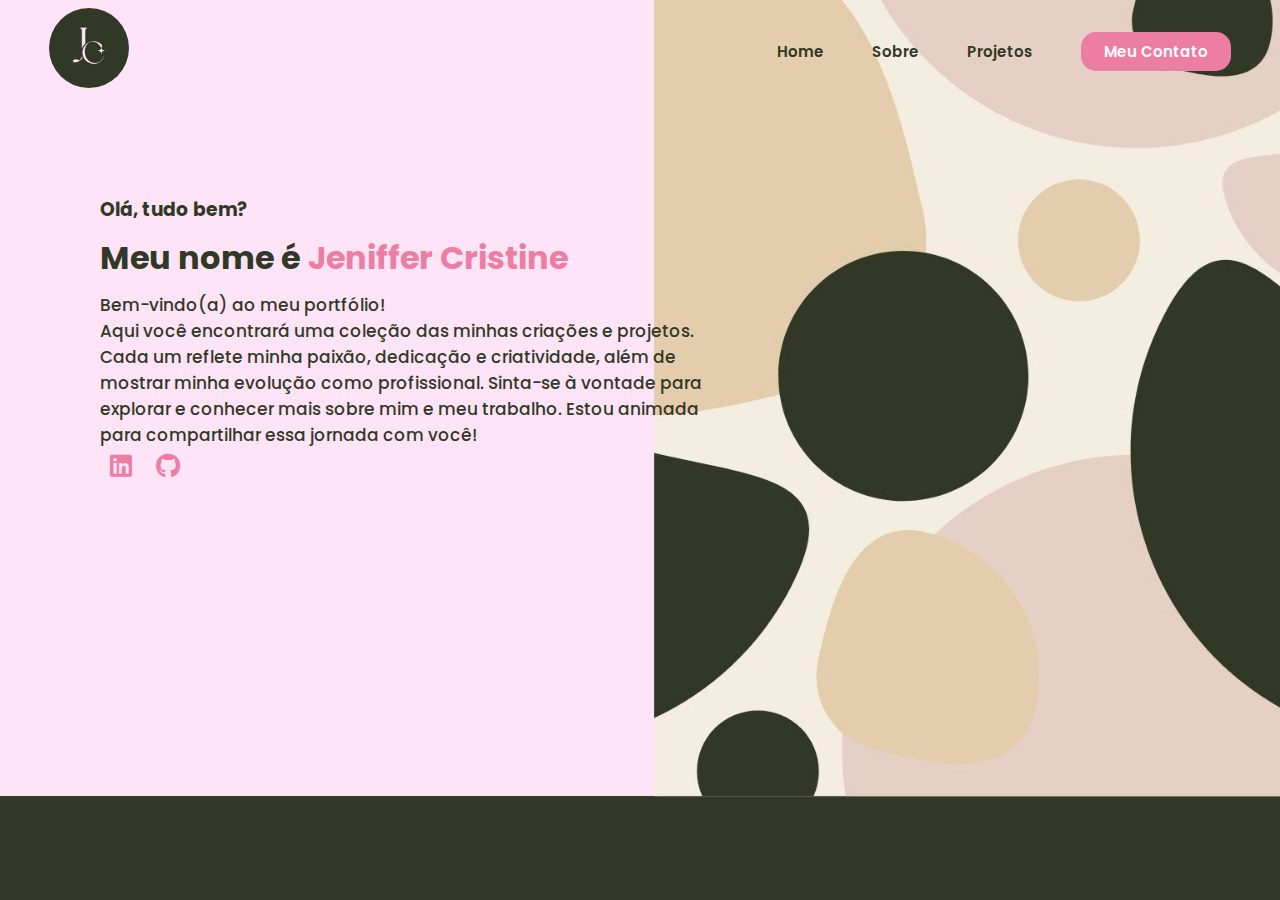
<file: index.html>
<!DOCTYPE html>
<html lang="pt - br">
<head>
    <meta charset="UTF-8">
    <meta name="viewport" content="width=device-width, initial-scale=1.0">
    <title>Portifólio</title>
    <link rel="stylesheet" href="./style.css">
    <link rel="stylesheet" href="https://cdnjs.cloudflare.com/ajax/libs/font-awesome/6.1.0/css/all.min.css">
</head>
<body>

    <div class="background">

        <header>
            <div class="logo">
                <img src="./logotipo/2.png" alt="logo" width="85px">
            </div><!--logo-->

            <div class="cabeçalho">
                <li>
                    <a href="#">Home</a>
                </li>

                <li>
                    <a href="./sobre.html">Sobre</a>
                </li>

                <li>
                    <a href="./projeto.html">Projetos</a>
                </li>

                <a href="./contato.html"><button>Meu Contato</button></a>
            </div><!--cabeçalho-->
        </header>
        <div class="container-text">
            <div class="text">
            <h3>Olá, tudo bem?</h3>

            <h1>Meu nome é <span>Jeniffer Cristine</span></h1>

            <p>Bem-vindo(a) ao meu portfólio! <br>
            Aqui você encontrará uma coleção das minhas criações e projetos. <br>
            Cada um reflete minha paixão, dedicação e criatividade, além de <br> 
            mostrar minha evolução como profissional. Sinta-se à vontade para <br>
            explorar e conhecer mais sobre mim e meu trabalho. Estou animada <br>
            para compartilhar essa jornada com você!</p>
            
            <div class="redes">
                <a href="https://www.linkedin.com/in/jeniffer-cristine-b52ba32b2/" target="_blank"><i class="fa-brands fa-linkedin"></i></a>
                <a href="https://github.com/jenixcri" target="_blank"><i class="fa-brands fa-github"></i></a>
                </div><!--redes-->
            </div><!--text-->
        </div><!--container-text-->
    </div><!--background-->
    
</body>
</html>
</file>
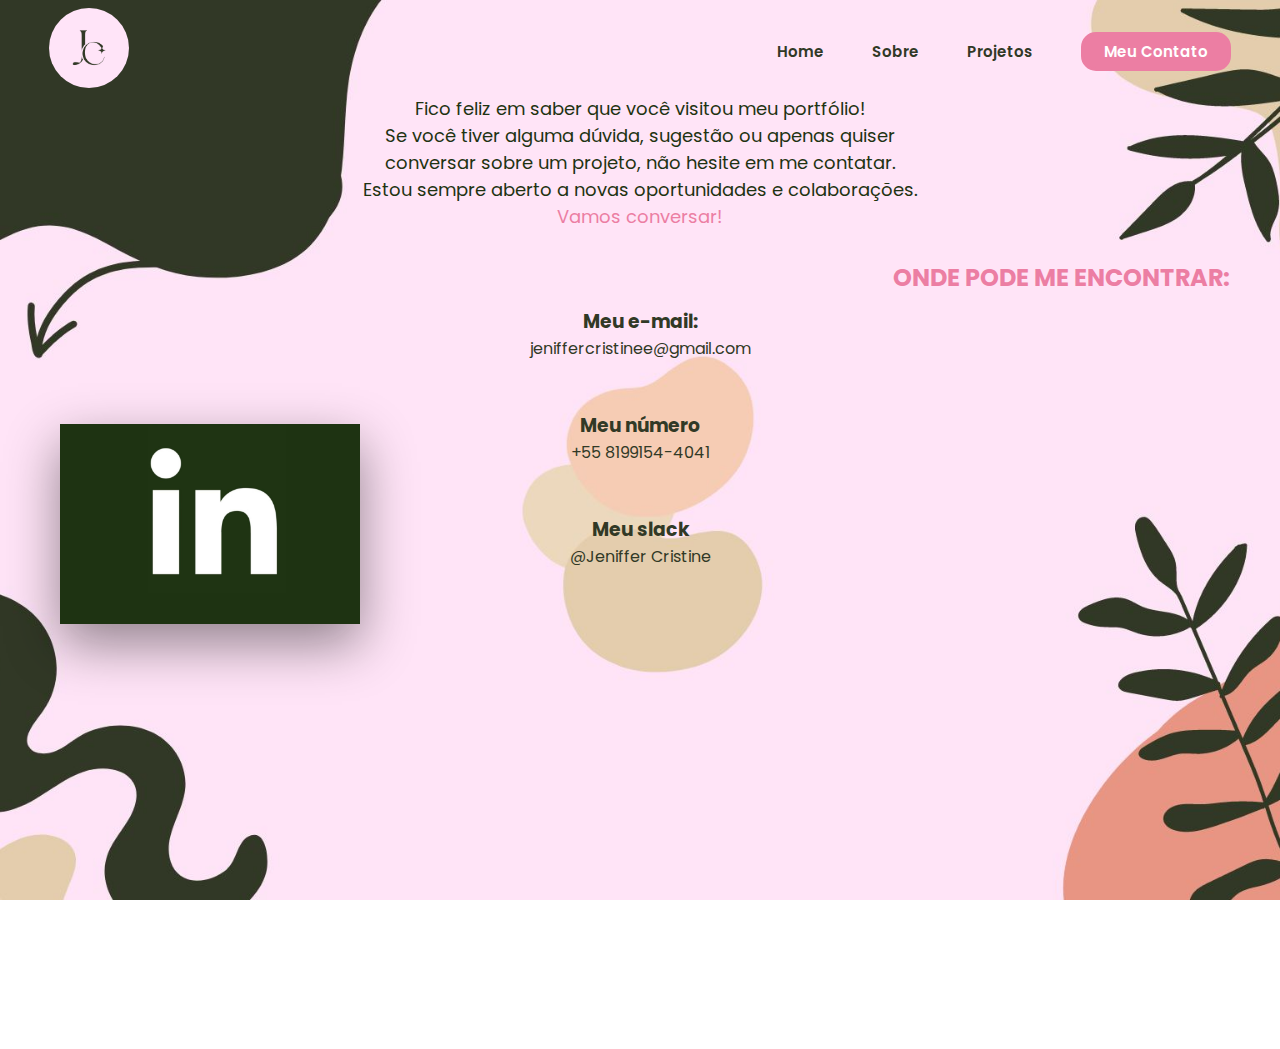
<file: contato.html>
<!DOCTYPE html>
<html lang="pt-br">

<head>
    <meta charset="UTF-8">
    <meta name="viewport" content="width=device-width, initial-scale=1.0">
    <link rel="stylesheet" href="./stylesContato.css">
    <link rel="stylesheet" href="https://cdnjs.cloudflare.com/ajax/libs/font-awesome/6.1.0/css/all.min.css">
    <title>Sobre</title>
</head>

<body>

    <div class="background">
        <header>
            <div class="logo">
                <img src="./logotipo/1.png" alt="logo" width="85px">
            </div><!--logo-->

            <div class="cabeçalho">
                <li>
                    <a href="./index.html">Home</a>
                </li>

                <li>
                    <a href="./sobre.html">Sobre</a>
                </li>

                <li>
                    <a href="./projeto.html">Projetos</a>
                </li>

                <button>Meu Contato</button>
            </div><!--cabeçalho-->
        </header>
        <div class="text1">
            <p>
                Fico feliz em saber que você visitou meu portfólio! <br>
                Se você tiver alguma dúvida, sugestão ou apenas quiser <br>
                conversar sobre um projeto, não hesite em me contatar. <br>
                Estou sempre aberto a novas oportunidades e colaborações.</p>
                <span>Vamos conversar!</span>
        </div><!--text1-->
        <div class="titulo1"> <h2>ONDE PODE ME ENCONTRAR:</h2>
        </div><!--text1-->
        <div class="map">
            <iframe src="https://www.google.com/maps/embed?pb=!1m18!1m12!1m3!1d698.3464450286444!2d-34.871930197647366!3d-8.056104826161377!2m3!1f0!2f0!3f0!3m2!1i1024!2i768!4f13.1!3m3!1m2!1s0x7ab1954547abcad%3A0x49d812289fb1e413!2sCESAR%20School%20-%20Pr%C3%A9dio%20Apolo!5e0!3m2!1spt-BR!2sbr!4v1727739968614!5m2!1spt-BR!2sbr" width="300" height="225" style="border:0;" allowfullscreen="" loading="lazy" referrerpolicy="no-referrer-when-downgrade"></iframe>
        </div><!--map-->
        <div class="text2">
            <h3>Meu e-mail:</h3>
            <p>jeniffercristinee@gmail.com</p>
            <br>
            <br>
            <h3>Meu número</h3>
            <p>+55 8199154-4041</p>
            <br>
            <br>
            <h3>Meu slack</h3>
            <p>@Jeniffer Cristine</p>
        </div>
        <div class="container">
            <div class="card">
                <div class="frente cima">
                    <div class="content">
                        <div class="icon">
                            <img src="./logotipo/linkedin verde.jpg" alt="">
                        </div><!--icon-->
                    </div><!--content-->
                </div><!--frente cima-->
                <div class="frente baixo">
                    <div class="content">
                        <h3>
                            <a href="https://www.linkedin.com/in/jeniffer-cristine-b52ba32b2/" target="_blank">Clique aqui para acessar</a>
                        </h3>
                        <p>
                        🎓 Sou estudante de Análise e Desenvolvimento de Sistemas com interesse em BackEnd. Busco aprender e crescer profissionalmente, conectando-me com pessoas da área. Vamos nos conectar! 🚀
                        </p>
                    </div><!--content-->
                </div><!--frente baixo-->
            </div><!--card-->
        </div><!--container-->
        
    </div><!--background-->


</body>

</html>
</file>
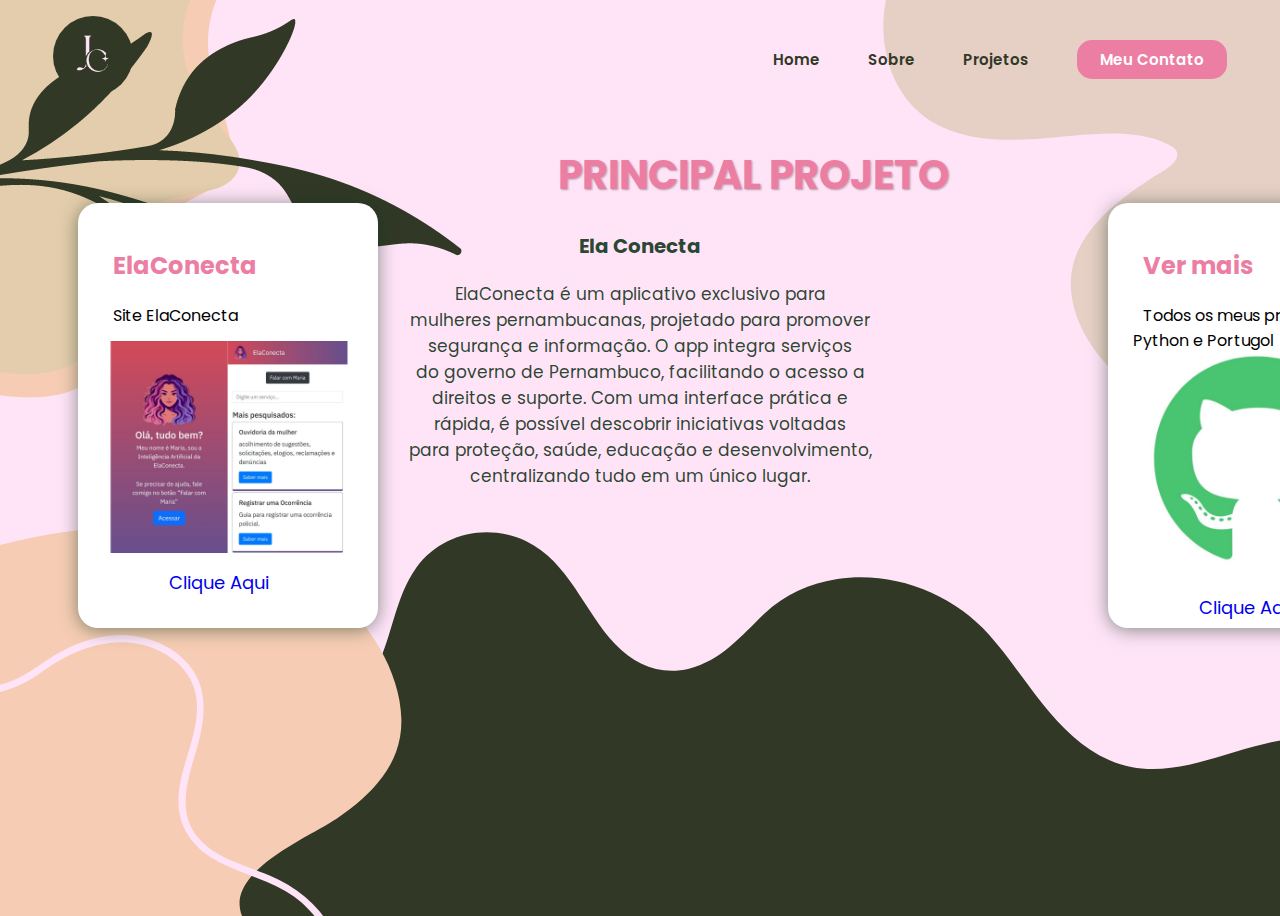
<file: projeto.html>
<!DOCTYPE html>
<html lang="pt-br">
<head>
    <meta charset="UTF-8">
    <meta name="viewport" content="width=device-width, initial-scale=1.0">
    <link rel="stylesheet" href="./stylesProjeto.css">
    <title>Sobre</title>
</head>
<body>

    <div class="background">
        <header>
            <div class="logo">
                <img src="./logotipo/2.png" alt="logo" width="85px">
            </div><!--logo-->

            <div class="cabeçalho">
                <li>
                    <a href="./index.html">Home</a>
                </li>

                <li>
                    <a href="./sobre.html">Sobre</a>
                </li>

                <li>
                    <a href="#">Projetos</a>
                </li>

                <a href="./contato.html"><button>Meu Contato</button></a>
            </div><!--cabeçalho-->
        </header>

        <div class="content">
            <div class="card" style="margin-left: 70px ;">
                <div class="topcard">
                    <h2 class="title">ElaConecta</h2>
                    <span class="secondtext">Site ElaConecta</span>
                </div><!--topcard-->
                <div class="mediacard">
                        <div class="action">
                            <button class="actioncard"> <a href=" https://elaconecta.netlify.app/" target="_blank"> Clique Aqui</button></a>
                        </div><!--action-->
                </div><!--mediacard-->
            </div><!--card-->
            <div class="card">
                <div class="topcard">
                    <h2 class="title">Ver mais</h2>
                    <span class="secondtext">Todos os meus projetos: HTML, Python e Portugol</span>
                </div><!--topcard-->
                <div class="mediacard1">
                        <div class="action">
                            <button class="actioncard"><a href="https://github.com/jenixcri" target="_blank"> Clique Aqui</button></a>
                        </div><!--action-->
                </div><!--mediacard-->
            </div><!--card-->
        </div><!--content-->
        <div class="titulo">
            <h1>PRINCIPAL PROJETO</h1>
        </div>
        <div class="project">
            <li><h3>Ela Conecta</h3> ElaConecta é um aplicativo exclusivo para <br>
                mulheres pernambucanas, projetado para promover <br>
                segurança e informação. O app integra serviços <br>
                do governo de Pernambuco, facilitando o acesso a  <br>
                direitos e suporte. Com uma interface prática e  <br>
                rápida, é possível descobrir iniciativas voltadas <br>
                para proteção, saúde, educação e desenvolvimento, <br>
                centralizando tudo em um único lugar.</li>
        </div>
    </div><!--background-->
    
</body>
</html>
</file>
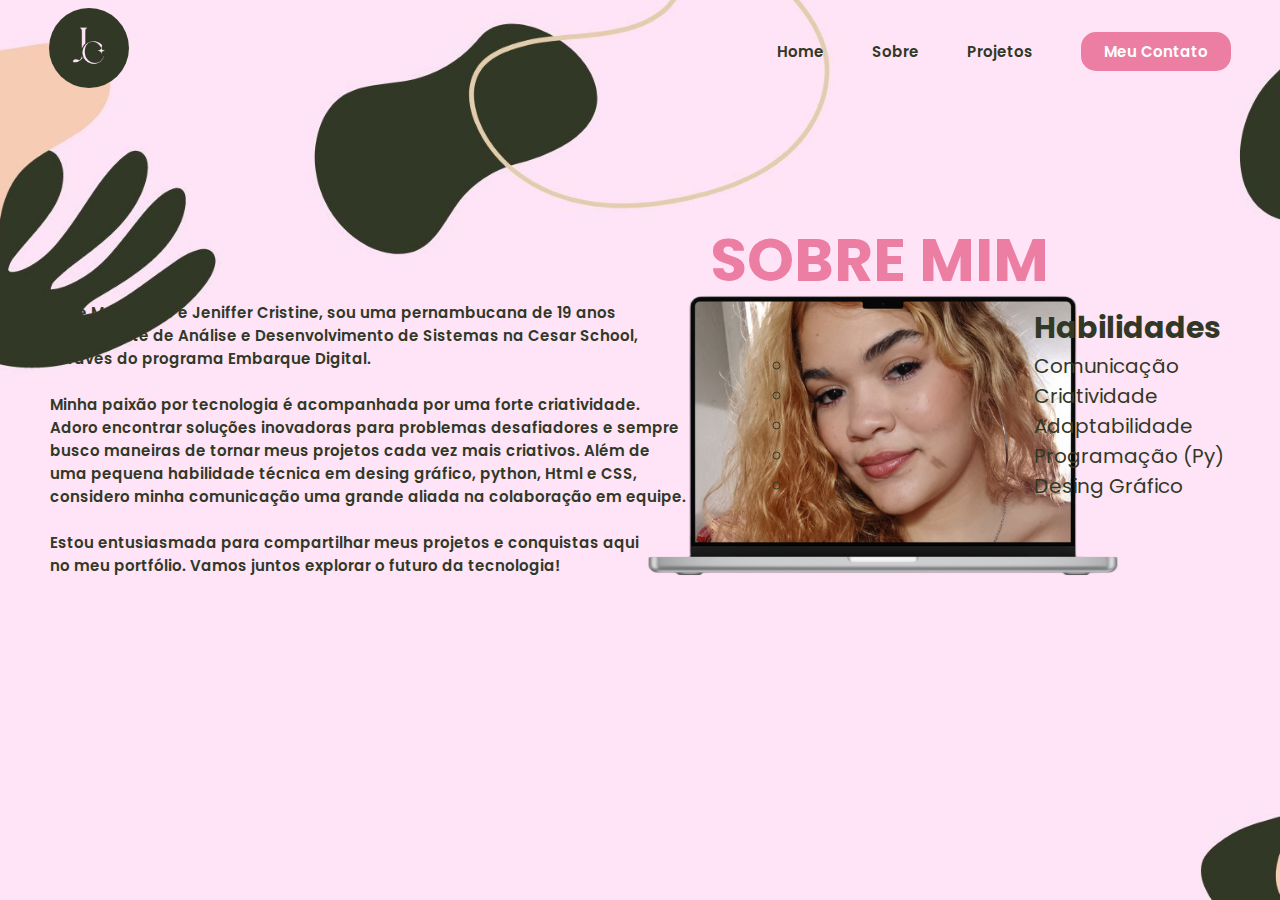
<file: sobre.html>
<!DOCTYPE html>
<html lang="pt-br">
<head>
    <meta charset="UTF-8">
    <meta name="viewport" content="width=device-width, initial-scale=1.0">
    <link rel="stylesheet" href="./styleSobre.css">
    <title>Sobre</title>
</head>
<body>

    <div class="background">
        <header>
            <div class="logo">
                <img src="./logotipo/2.png" alt="logo" width="85px">
            </div><!--logo-->

            <div class="cabeçalho">
                <li>
                    <a href="./index.html">Home</a>
                </li>

                <li>
                    <a href="#">Sobre</a>
                </li>

                <li>
                    <a href="./projeto.html">Projetos</a>
                </li>

                <a href="./contato.html"><button>Meu Contato</button></a>
                
            </div><!--cabeçalho-->
        </header>

        <div class="container-img">
            <img src="./logotipo/minha foto.png" alt="">
        </div><!--container-img-->

        <div class="container-text">
            <div class="text">
                <h1>SOBRE MIM</h1>
            </div><!--text-->
        </div><!--container text-->
        <div class="text-sobre">

                <h2>Habilidades</h2>
                <li>Comunicação</li>
                <li>Criatividade</li>
                <li>Adaptabilidade</li>
                <li>Programação (Py)</li>
                <li>Desing Gráfico</li>

                <p>
                Oiee Meu nome é Jeniffer Cristine, sou uma pernambucana de 19 anos <br>
                e estudante de Análise e Desenvolvimento de Sistemas na Cesar School, <br>
                através do programa Embarque Digital. <br>

                <br>Minha paixão por tecnologia é acompanhada por uma forte criatividade. <br>
                Adoro encontrar soluções inovadoras para problemas desafiadores e sempre <br>
                busco maneiras de tornar meus projetos cada vez mais criativos. Além de <br>
                uma pequena habilidade técnica em desing gráfico, python, Html e CSS, <br>
                considero minha comunicação uma grande aliada na colaboração em equipe. <br>

                <br>Estou entusiasmada para compartilhar meus projetos e conquistas aqui <br>
                no meu portfólio. Vamos juntos explorar o futuro da tecnologia!
            </p>
            </div>
        </div>
    </div><!--background-->
    
</body>
</html>
</file>
<file: style.css>
@import url('https://fonts.googleapis.com/css2?family=Poppins:ital,wght@0,100;0,200;0,300;0,400;0,500;0,600;0,700;0,800;0,900;1,100;1,200;1,300;1,400;1,500;1,600;1,700;1,800;1,900&display=swap');

*{
    margin: 0%;
    padding: 0%;
    box-sizing: border-box;
    text-decoration: none;
    list-style: none;
    font-family: "poppins", sans-serif;
}
body{
    overflow: hidden;
}
.background{
    background: linear-gradient(rgba(0,0,0, 0.5), rgba(0, 0, 0, 0.5));
    background-image: url(logotipo/background.jpg);
    background-size: cover;
    background-position: center;
    width: 100%;
    height: 100vh;
}

header{
    display: flex;
    justify-content: space-around;
    max-width: 100%;
    align-items: center;
    text-align: center;
    padding-top: 0.5rem;
}
.cabeçalho{
    display: flex;
    justify-content: center;
    max-width: 100%;
    align-items: center;
    text-align: center;
    padding-top: 0.2rem;
    padding: 0.5px 0px 0px 500px;
}
.cabeçalho{
    display: flex;
    gap: 3rem;
    font-weight: 600;
    cursor: pointer;
    padding: 0.5px 0px 0px 250px;
}
.cabeçalho a{
    color: #313926;
    font-size: 15px;
}
.cabeçalho a:hover{
    color: rgb(236, 126, 163);
    transition: 0.2s all;
}
.logo{
    padding: 0px 300px 0px 0px;
}
.logo img{
    background: transparent;
    background-color: #ddd;
    border-radius: 50%;
    height: 80px;
    object-fit: cover;
    width: 80px;  
    justify-content: left;
    cursor: pointer;
}
button{
    background-color:  rgb(236, 126, 163);
    color: #fff;
    border: solid 3px  rgb(236, 126, 163);
    padding: 5px;
    border-radius: 15px;
    font-size: 15px;
    font-weight: 600;
    width: 150px;
    cursor: pointer;
}
button:hover{
    color:  rgb(236, 126, 163);
    background: transparent;
    border: solid 3px  rgb(236, 126, 163);
    padding: 5px;
    border-radius: 15px;
    font-size: 15px;
    font-weight: 600;
    width: 150px;
    transition: 0.4s;
}
.container-text{
    padding: 100px 0 0 100px;
}
.text h3{
    color:  #313926;
}
.text h1{
    color:  #313926;
    margin-top: 10px;
}
.text span{
    color: rgb(236, 126, 163);
}
.text p{
    color: #313926;
    font-weight: 500;
    margin-top: 10px;
    font-size: 17px;
}
.redes a{
    color:  rgb(236, 126, 163);
    padding: 10px;
    margin-top: 15px;
    font-size: 25px;
}
</file>
<file: stylesContato.css>
@import url('https://fonts.googleapis.com/css2?family=Poppins:ital,wght@0,100;0,200;0,300;0,400;0,500;0,600;0,700;0,800;0,900;1,100;1,200;1,300;1,400;1,500;1,600;1,700;1,800;1,900&display=swap');
*{
    margin: 0%;
    padding: 0%;
    box-sizing: border-box;
    text-decoration: none;
    list-style: none;
    font-family: "poppins", sans-serif;
}
body{
    overflow: hidden;
}
.background{
   background-image: url(./logotipo/background4.jpg);
    background-size: cover;
    background-position: center;
    width: 100%;
    height: 100vh;
}

header{
    display: flex;
    justify-content: space-around;
    max-width: 100%;
    align-items: center;
    text-align: center;
    padding-top: 0.5rem;
}
.cabeçalho{
    display: flex;
    justify-content: center;
    max-width: 100%;
    align-items: center;
    text-align: center;
    padding-top: 0.2rem;
    padding: 0.5px 0px 0px 500px;
}
.cabeçalho{
    display: flex;
    gap: 3rem;
    font-weight: 600;
    cursor: pointer;
    padding: 0.5px 0px 0px 250px;
}
.cabeçalho a{
    color: #313926;
    font-size: 15px;
}
.cabeçalho a:hover{
    color: rgb(236, 126, 163);
    transition: 0.2s all;
}
.logo{
    padding: 0px 300px 0px 0px;
}
.logo img{
    background: transparent;
    background-color: #ddd;
    border-radius: 50%;
    height: 80px;
    object-fit: cover;
    width: 80px;  
    justify-content: left;
    cursor: pointer;
}
button{
    background-color:  rgb(236, 126, 163);
    color: #fff;
    border: solid 3px  rgb(236, 126, 163);
    padding: 5px;
    border-radius: 15px;
    font-size: 15px;
    font-weight: 600;
    width: 150px;
    cursor: pointer;
}
button:hover{
    color:  rgb(236, 126, 163);
    background: transparent;
    border: solid 3px  rgb(236, 126, 163);
    padding: 5px;
    border-radius: 15px;
    font-size: 15px;
    font-weight: 600;
    width: 150px;
    transition: 0.4s;
}

body .container {
    margin-top: -420px;
    padding: 0 0 150px 60px;
    min-height: 100vh;
    display: flex;
    justify-content: left;
    align-items: center;
}

.container .card .frente{
    width: 300px;
    height: 200px;
    transition: 0.8s;
}
.container .card .frente.cima{
    position: relative;
    background-color:#1e3312;
    z-index: 1;
    transform: translateY(100px);
}
.container .card:hover .frente.cima{
    background:#1e3312;
    transform: translateY(0px);
}
.container .card .icon .fa{
    position: absolute;
    top: 50%;
    left: 50%;
    transform: translate(-50%, -50%);
    font-size: 80px;
    color: white;
}
img {
    width: 300px;
}
.container .card .frente.baixo{
    position: relative;
    background: white;
    display: flex;
    justify-content: center;
    align-items: center;
    box-sizing: border-box;
    box-shadow: 0px 20px 50px rgba(5, 5, 5, 0.434);
    transform: translateY(-100px);
}
.container .card:hover .frente.baixo{
    transform: translateY(0);
}
.container a{
    text-decoration: none;
    color: black;
    display: flex;
    justify-content: center;
    align-items: center;
}
.container .card.frente.baixo .content {
    text-align: center;
    color: black;
}
.text1{
    color:#1e3312;
    font-size: 18px;
    object-position: center;
    text-align: center;
}
.text1 span{
    color: rgb(236, 126, 163);
}
.titulo1{
    color:  rgb(236, 126, 163);
    text-align: right;
    margin-top: 30px;
    margin-right: 50px;
}
.map{
    position: relative;
    padding-left: 1124px;
    
}
.text2{
    text-align: center;
    margin-top: -220px;
    color: #313926;
    
}
</file>
<file: stylesProjeto.css>
@import url('https://fonts.googleapis.com/css2?family=Poppins:ital,wght@0,100;0,200;0,300;0,400;0,500;0,600;0,700;0,800;0,900;1,100;1,200;1,300;1,400;1,500;1,600;1,700;1,800;1,900&display=swap');

*{
    box-sizing: border-box;
    text-decoration: none;
    list-style: none;
    font-family: "poppins", sans-serif;
}
.background{
    background-size: cover;
    background-position: center;
    width: 100%;
}
header{
    display: flex;
    justify-content: space-around;
    max-width: 100%;
    align-items: center;
    text-align: center;
    padding-top: 0.5rem;
}
.cabeçalho{
    display: flex;
    justify-content: center;
    max-width: 100%;
    align-items: center;
    text-align: center;
    padding-top: 0.2rem;
    padding: 0.5px 0px 0px 500px;
}
.cabeçalho{
    display: flex;
    gap: 3rem;
    font-weight: 600;
    cursor: pointer;
    padding: 0.5px 0px 0px 250px;
}
.cabeçalho a{
    color: #313926;
    font-size: 15px;
}
.cabeçalho a:hover{
    color: rgb(236, 126, 163);
    transition: 0.2s all;
}
.logo{
    padding: 0px 300px 0px 0px;
}
.logo img{
    background: transparent;
    background-color: #ddd;
    border-radius: 50%;
    height: 80px;
    object-fit: cover;
    width: 80px;  
    justify-content: left;
    cursor: pointer;
}
.cabeçalho button{
    background-color:  rgb(236, 126, 163);
    color: #fff;
    border: solid 3px  rgb(236, 126, 163);
    padding: 5px;
    border-radius: 15px;
    font-size: 15px;
    font-weight: 600;
    width: 150px;
    cursor: pointer;
}
.cabeçalho button:hover{
    color:  rgb(236, 126, 163);
    background: transparent;
    border: solid 3px  rgb(236, 126, 163);
    padding: 5px;
    border-radius: 15px;
    font-size: 15px;
    font-weight: 600;
    width: 150px;
    transition: 0.4s;
}
body{
    background: url(./logotipo/background3.png);
    min-height: 100vh;
    display: flex;
    flex-direction: row;
}
.content {
    display: flex;
    flex-direction: row;

}
.card {
    margin: 100px 280px 0px 450px;
    padding: 25px;
    background: white;
    border-radius: 20px;
    box-shadow: 0px 2px 18px #15362085;
}
.mediacard {
    background:url(./logotipo/ela\ conecta].png) center/cover;
    height: 250px;
    width: 250px;
    border-radius: 20px;
}
.action{
    padding: 265px 20px;
    padding-left: 90px;
}
h2.title {
    color: rgb(236, 126, 163);
    padding-left: 10px;
}
span.secondtext {
    padding-left: 10px;
}
.action {
    padding-left: 60px;
    padding-right: 0px;
    padding-bottom: 0px;
    padding-top: 240px;
}
button.actioncard {
    border: none;
    text-shadow: none;
    background: transparent;
    color: rgb(236, 126, 163);
    font-size: 18px;
    
}
.titulo{
    color: rgb(236, 126, 163);
    text-shadow: #0d120f52 1px 1.25px 2px;
    position: relative;
    padding: 0px 0px 0px 550px;
    margin-top: -510px;
    font-size: 20px;
}
.mediacard1 {
    background:url(./logotipo/github\ verde.png) center/cover;
    height: 250px;
    width: 250px;
    border-radius: 20px;
}
.project li{
    color:  #153620e9;
    font-size: 17px;
    text-align: center;
    margin-top: 10px;
}
</file>
<file: styleSobre.css>
@import url('https://fonts.googleapis.com/css2?family=Poppins:ital,wght@0,100;0,200;0,300;0,400;0,500;0,600;0,700;0,800;0,900;1,100;1,200;1,300;1,400;1,500;1,600;1,700;1,800;1,900&display=swap');

*{
    margin: 0%;
    padding: 0%;
    box-sizing: border-box;
    text-decoration: none;
    list-style: none;
    font-family: "poppins", sans-serif;
}
body{
    overflow: hidden;
}
.background{
    background-image: url(./logotipo/background2.jpg);
    background-size: cover;
    background-position: center;
    width: 100%;
    height: 100vh;
}

header{
    display: flex;
    justify-content: space-around;
    max-width: 100%;
    align-items: center;
    text-align: center;
    padding-top: 0.5rem;
}
.cabeçalho{
    display: flex;
    justify-content: center;
    max-width: 100%;
    align-items: center;
    text-align: center;
    padding-top: 0.2rem;
    padding: 0.5px 0px 0px 500px;
}
.cabeçalho{
    display: flex;
    gap: 3rem;
    font-weight: 600;
    cursor: pointer;
    padding: 0.5px 0px 0px 250px;
}
.cabeçalho a{
    color: #313926;
    font-size: 15px;
}
.cabeçalho a:hover{
    color: rgb(236, 126, 163);
    transition: 0.2s all;
}
.logo{
    padding: 0px 300px 0px 0px;
}
.logo img{
    background: transparent;
    background-color: #ddd;
    border-radius: 50%;
    height: 80px;
    object-fit: cover;
    width: 80px;  
    justify-content: left;
    cursor: pointer;
}
.cabeçalho button{
    background-color:  rgb(236, 126, 163);
    color: #fff;
    border: solid 3px  rgb(236, 126, 163);
    padding: 5px;
    border-radius: 15px;
    font-size: 15px;
    font-weight: 600;
    width: 150px;
    cursor: pointer;
}
.cabeçalho button:hover{
    color:  rgb(236, 126, 163);
    background: transparent;
    border: solid 3px  rgb(236, 126, 163);
    padding: 5px;
    border-radius: 15px;
    font-size: 15px;
    font-weight: 600;
    width: 150px;
    transition: 0.4s;
}
.container-img img{
    width: 1350px;
    position: absolute;
    top: 3.5rem;
    left: 13rem;
    display: flex;
    justify-content: center;
    object-position: center ;
}
.container-text{
    color: rgb(236, 126, 163);
    font-size: 30px;
    padding: 120px 0px 0px 710px ;
}
.text-sobre h2{
    position: relative;
    left: 62%;
    color:  #313926;
    font-size: 30px;
    padding: 0px 240px;
}
.text-sobre li{
    position: relative;
    left: 62%;
    color: #313926;
    font-size: 20px;
    list-style: circle;
    text-align: left;
    padding: 0px 240px;
}
.text-sobre p{
    padding: 0px 100px 0px 50px;
    color: #313926;
    font-weight: 600;
    margin-top: -200px;
    font-size: 15px;
}
</file>
